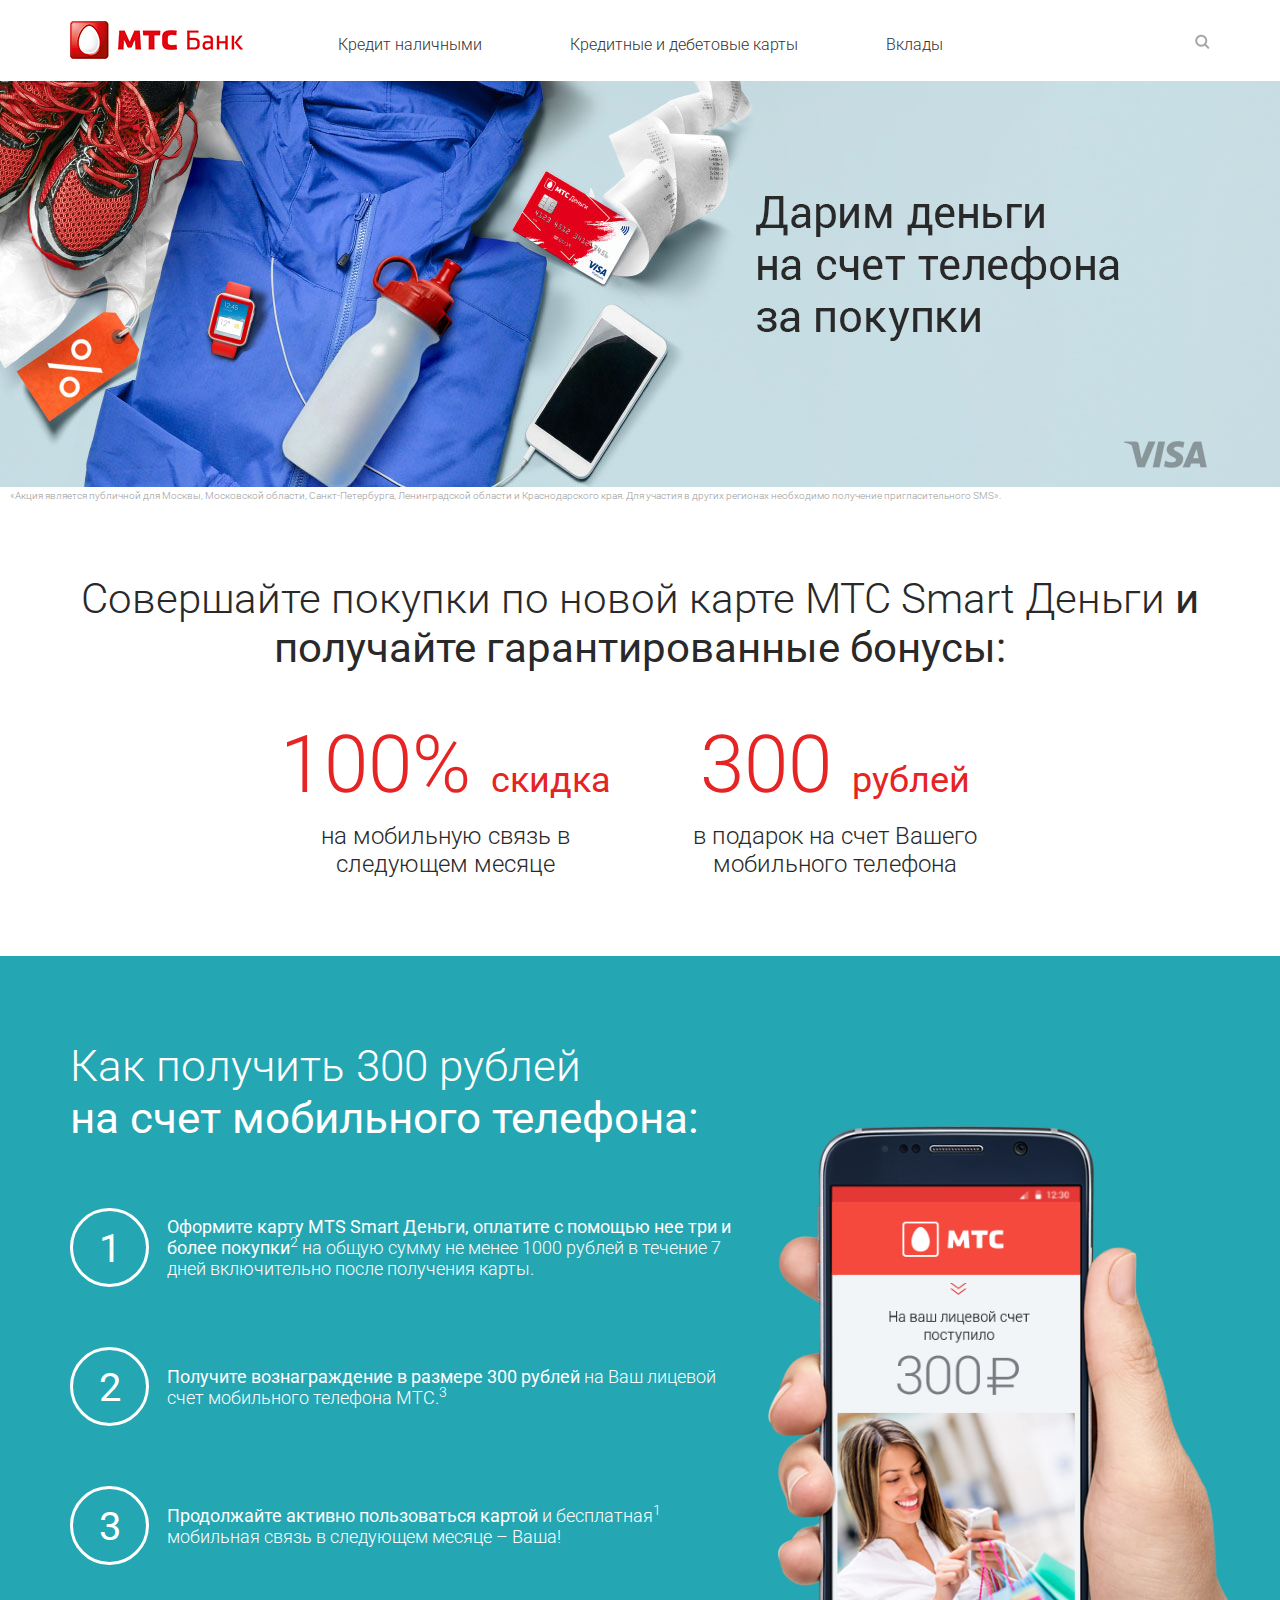
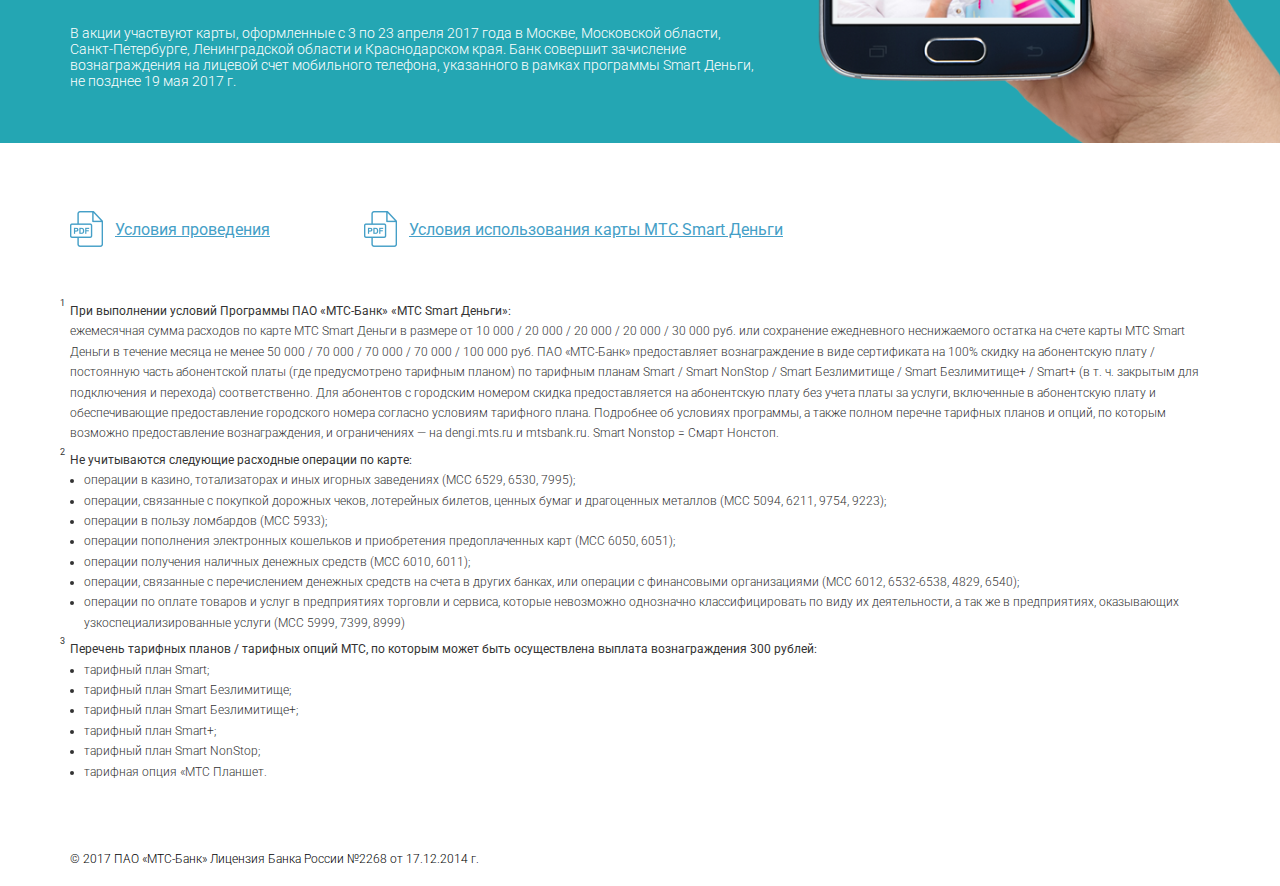
<file: 300sms.html>
<!DOCTYPE html>
<html lang="ru">
<head>
	<meta charset="UTF-8">
	<meta http-equiv="content-type" content="text/html">
	<meta http-equiv="X-UA-Compatible" content="IE=edge">
	<meta name="viewport" content="width=device-width, initial-scale=1.0">
	<meta name="description" content="">
	<meta name="author" content="">
	<title>300 SMS MTC Bank</title>

	<link rel="apple-touch-icon" sizes="180x180" href="img/favicons/apple-touch-icon.png">
	<link rel="icon" type="image/png" href="img/favicons/favicon-32x32.png" sizes="32x32">
	<link rel="icon" type="image/png" href="img/favicons/favicon-16x16.png" sizes="16x16">
	<link rel="manifest" href="img/favicons/manifest.json">
	<link rel="mask-icon" href="img/favicons/safari-pinned-tab.svg" color="#e30714">
	<meta name="theme-color" content="#ffffff">

	<link href="libs/normalize/normalize.css" rel="stylesheet">
	<link href="css/main.css" rel="stylesheet">
	<link href="https://fonts.googleapis.com/css?family=Roboto:100,300,400,500,700" rel="stylesheet">

  <!--[if lt IE 9]>
  <script src="https://oss.maxcdn.com/html5shiv/3.7.2/html5shiv.min.js"></script>
  <script src="https://oss.maxcdn.com/respond/1.4.2/respond.min.js"></script>
  <![endif]-->
</head>
<body>
	<header class="top-header">
		<div class="top-header_container">
			<a href="http://mtsbank.ru/" class="logo top-header__logo"><img src="img/logo.png" alt=""></a>
			<nav class="top-header__nav">
				<div class="search top-nav__search">
					<form action="" class="search__form">
						<input type="text" class="search__input" name="search" placeholder="Поиск по сайту">
						<input type="submit" class="search__btn" value="">
					</form>
				</div>
				<a href="http://www.mtsbank.ru/personal/c-credit/" class="top-header__nav-link">Кредит наличными</a>
				<a href="http://www.mtsbank.ru/personal/cards/" class="top-header__nav-link">Кредитные и дебетовые карты</a>
				<a href="http://www.mtsbank.ru/personal/deposits/" class="top-header__nav-link">Вклады</a>
			</nav>

			<div class="search top-header__search">
				<form action="" class="search__form">
					<input type="text" class="search__input" name="search" placeholder="Поиск по сайту">
					<input type="submit" class="search__btn" value="">
				</form>
			</div>

			<div class="top-header__mobile-menu">
				<div class="top-header__mobile-menu-drop"></div>
				<div class="top-header__mobile-menu-drop"></div>
				<div class="top-header__mobile-menu-drop"></div>
			</div>
		</div><!-- top-header__container -->
	</header><!-- top-header -->

	<section class="banner">
		<div class="banner_container">
			<img class="banner_img" src="img/Banner_Darim_dengi2.jpg" alt="">
			<!--<div class="banner_text">Дарим деньги <br>на счет телефона<br> за покупки</div>-->
			<div class="banner_disclaimer">«Акция является публичной для Москвы, Московской области, Санкт-Петербурга, Ленинградской области и Краснодарского края. Для участия в других регионах необходимо получение пригласительного SMS».</div>
		</div>
	</section>
	<section class="bonus">
		<div class="bonus_container">
			<h2 class="bonus_title">Совершайте покупки по новой карте МТС Smart Деньги <b>и получайте гарантированные бонусы:</b></h2>
			<ul class="bonus_list">
				<li class="bonus_item">
					<div class="bonus_item-benefit">100% <span>скидка</span></div>
					<div class="bonus_item-text">на мобильную связь	в следующем месяце</div>
				</li>
				<li class="bonus_item">
					<div class="bonus_item-benefit">300 <span>рублей</span></div>
					<div class="bonus_item-text">в подарок на счет Вашего мобильного телефона </div>
				</li>
			</ul>
		</div>
	</section>
	<section class="conditions">
		<div class="conditions_container">
			<div class="conditions_column">
				<h2 class="conditions_title">Как получить 300 рублей <br><b>на счет мобильного телефона:</b></h2>
				<ul class="conditions_list">
					<li class="conditions_item"><div class="conditions_item-icon"><span>1</span></div><span class="conditions_item-text"><b>Оформите карту MTS Smart Деньги, оплатите с помощью нее три и более покупки</b><sup>2</sup> на общую сумму не менее 1000 рублей в течение 7 дней включительно после получения карты.</span></li>
					<li class="conditions_item"><div class="conditions_item-icon"><span>2</span></div><span class="conditions_item-text"><b>Получите вознаграждение в размере 300 рублей</b> на Ваш лицевой счет мобильного телефона МТС.<sup>3</sup></span></li>
					<li class="conditions_item"><div class="conditions_item-icon"><span>3</span></div><span class="conditions_item-text"><b>Продолжайте активно пользоваться картой</b> и бесплатная<sup>1</sup> мобильная связь в следующем месяце – Ваша!</span></li>
				</ul>
				<div class="conditions_info">В акции участвуют карты, оформленные с 3 по 23 апреля 2017 года в Москве, Московской области, Санкт-Петербурге, Ленинградской области и Краснодарском края. Банк совершит зачисление вознаграждения на лицевой счет мобильного телефона, указанного в рамках программы Smart Деньги, не позднее 19 мая 2017 г.</div>
			</div><!--end conditions_column-->
		</div>
		<img class="conditions_img" src="img/conditions-img.png" alt="">
	</section><!--end conditions-->
	<section class="info">
		<div class="info_container">
			<div class="info_box-link">
				<a href="documentation/300SMS-RULES.pdf" class="info_link"><img src="img/icon-pdf.png" class="info_link-icon"/><span>Условия проведения</span></a>
			</div>
			<div class="info_box-link">
				<a href="http://www.mts.ru/bankovskiye_uslugi/mts_smart_dengi/#" class="info_link"><img src="img/icon-pdf.png" class="info_link-icon"/><span>Условия использования карты МТС Smart Деньги</span></a>
			</div>

			<div class="l-terms-action">
				<div class="terms-action">
					<div class="terms-action_title"><sup class="terms-action_note">1</sup>При выполнении условий Программы ПАО «МТС-Банк» «МТС Smart Деньги»:</div>
					<p class="terms-action_text">ежемесячная сумма расходов по карте МТС Smart Деньги в размере от 10 000 / 20 000 / 20 000 / 20 000 / 30 000 руб. или сохранение ежедневного неснижаемого остатка на счете карты МТС Smart Деньги в течение месяца не менее 50 000 / 70 000 / 70 000 / 70 000 / 100 000 руб. ПАО «МТС-Банк» предоставляет вознаграждение в виде сертификата на 100% скидку на абонентскую плату / постоянную часть абонентской платы (где предусмотрено тарифным планом) по тарифным планам Smart / Smart NonStop / Smart Безлимитище / Smart Безлимитище+ / Smart+ (в т. ч. закрытым для подключения и перехода) соответственно. Для абонентов с городским номером скидка предоставляется на абонентскую плату без учета платы за услуги, включенные в абонентскую плату и обеспечивающие предоставление городского номера согласно условиям тарифного плана. Подробнее об условиях программы, а также полном перечне тарифных планов и опций, по которым возможно предоставление вознаграждения, и ограничениях — на dengi.mts.ru и mtsbank.ru. Smart Nonstop = Смарт Нонстоп.</p>
				</div>
				<div class="terms-action">
					<div class="terms-action_title"><sup class="terms-action_note">2</sup>Не учитываются следующие расходные операции по карте:</div>
					<ul class="terms-action_list">
						<li class="terms-action_item">операции  в казино, тотализаторах и иных игорных заведениях (MCC 6529, 6530, 7995);</li>
						<li class="terms-action_item">операции, связанные с покупкой дорожных чеков, лотерейных билетов, ценных бумаг и драгоценных металлов (MCC 5094, 6211, 9754, 9223);</li>
						<li class="terms-action_item">операции в пользу ломбардов (MCC 5933);</li>
						<li class="terms-action_item">операции пополнения электронных кошельков и приобретения предоплаченных карт (MCC 6050, 6051);</li>
						<li class="terms-action_item">операции получения наличных денежных средств (MCC 6010, 6011);</li>
						<li class="terms-action_item"> операции, связанные с перечислением денежных средств на счета в других банках, или операции с финансовыми организациями (MCC 6012, 6532-6538, 4829, 6540);</li>
						<li class="terms-action_item">операции по оплате товаров и услуг в предприятиях торговли и сервиса, которые невозможно однозначно классифицировать по виду их деятельности, а так же в предприятиях, оказывающих  узкоспециализированные услуги (MCC 5999, 7399, 8999)</li>
					</ul>
				</div>
				<div class="terms-action">
					<div class="terms-action_title"><sup class="terms-action_note">3</sup>Перечень тарифных планов / тарифных опций МТС, по которым может быть осуществлена выплата вознаграждения 300 рублей:</div>
					<ul class="terms-action_list">
						<li class="terms-action_item">тарифный план Smart;</li>
						<li class="terms-action_item">тарифный план Smart Безлимитище;</li>
						<li class="terms-action_item">тарифный план Smart Безлимитище+;</li>
						<li class="terms-action_item">тарифный план Smart+;</li>
						<li class="terms-action_item">тарифный план Smart NonStop;</li>
						<li class="terms-action_item">тарифная опция «МТС Планшет.</li>
					</ul>
				</div>
			</div>

		</div>
	</section>
	<section class="copyright">
		<div class="copyright_container">
			<div class="copyright_text">© 2017 ПАО «МТС-Банк» Лицензия Банка России №2268 от 17.12.2014 г.</div>
		</div>
	</section>
	<div class="overley-page"></div>

	<!-- SCRIPTS -->
	<script src="libs/jquery/jquery-3.1.1.min.js"></script>
	<script src="js/main.js"></script>

</body>
</html>
</file>
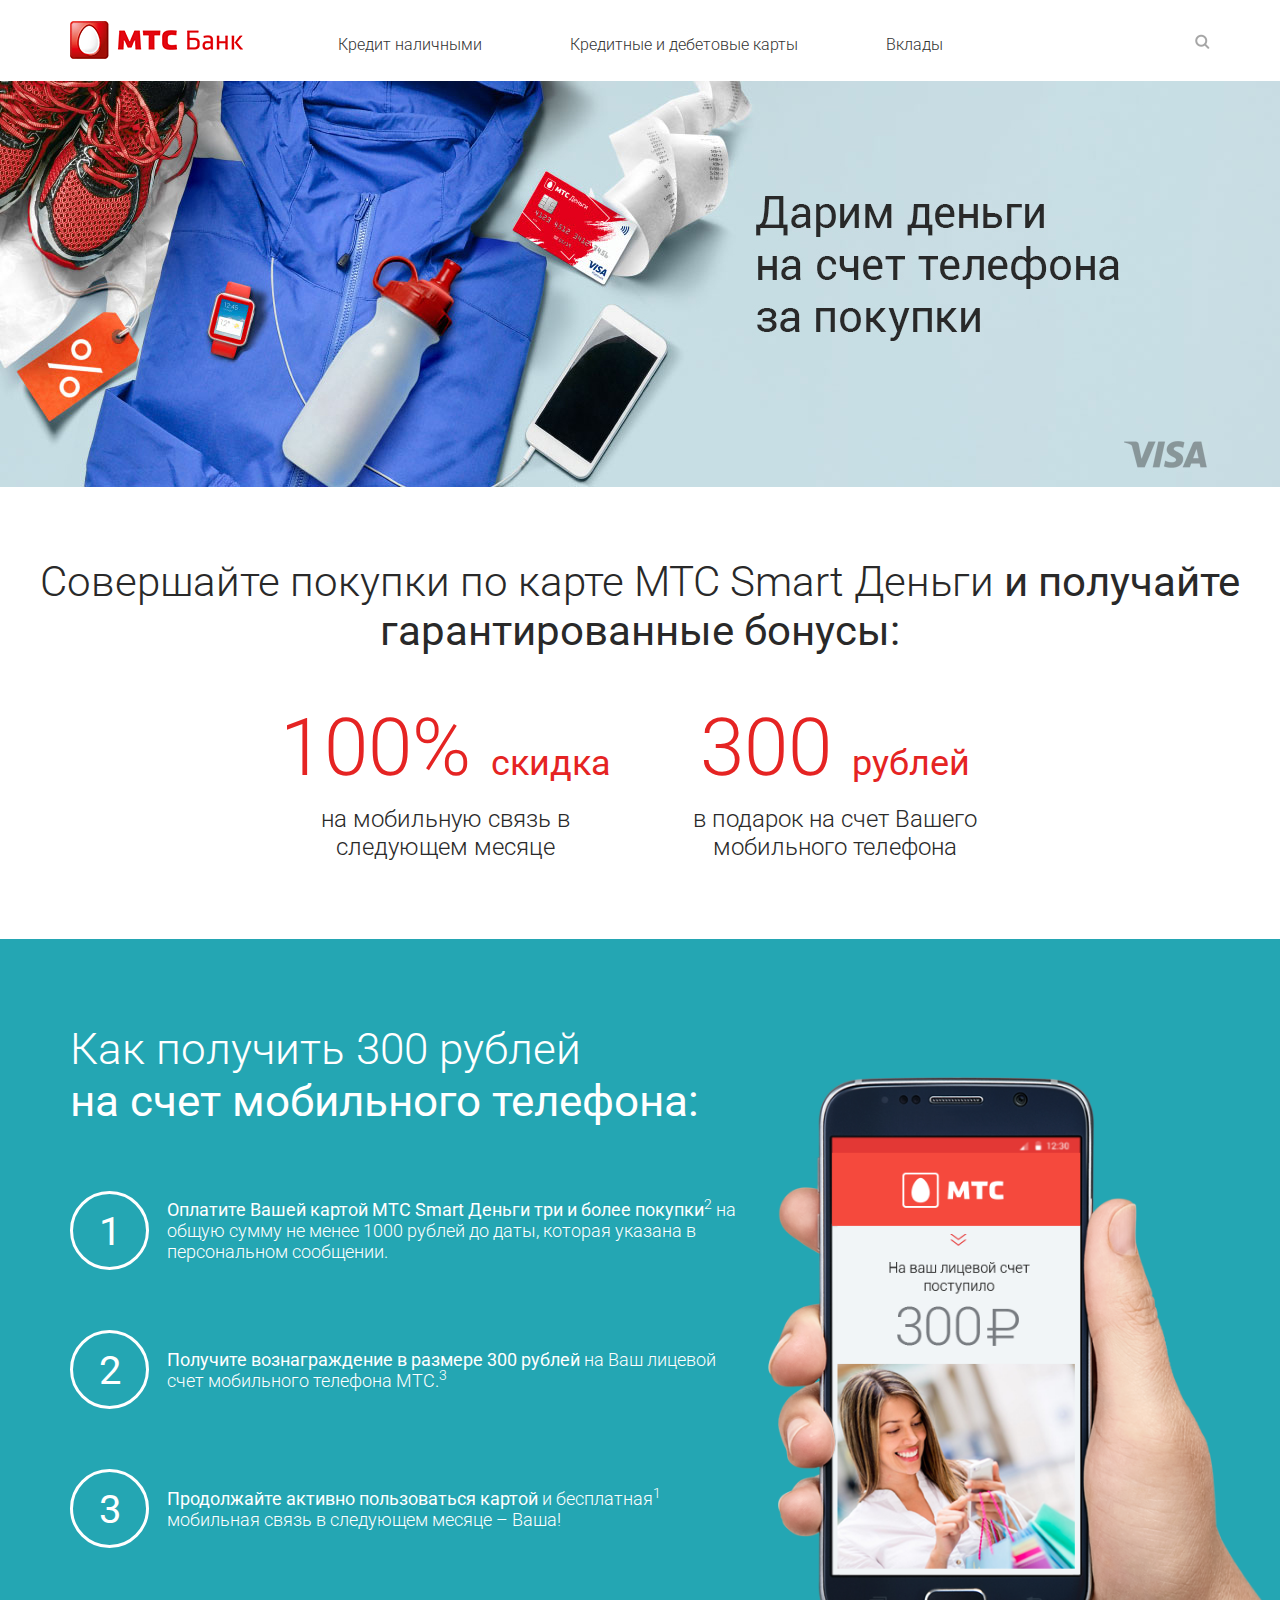
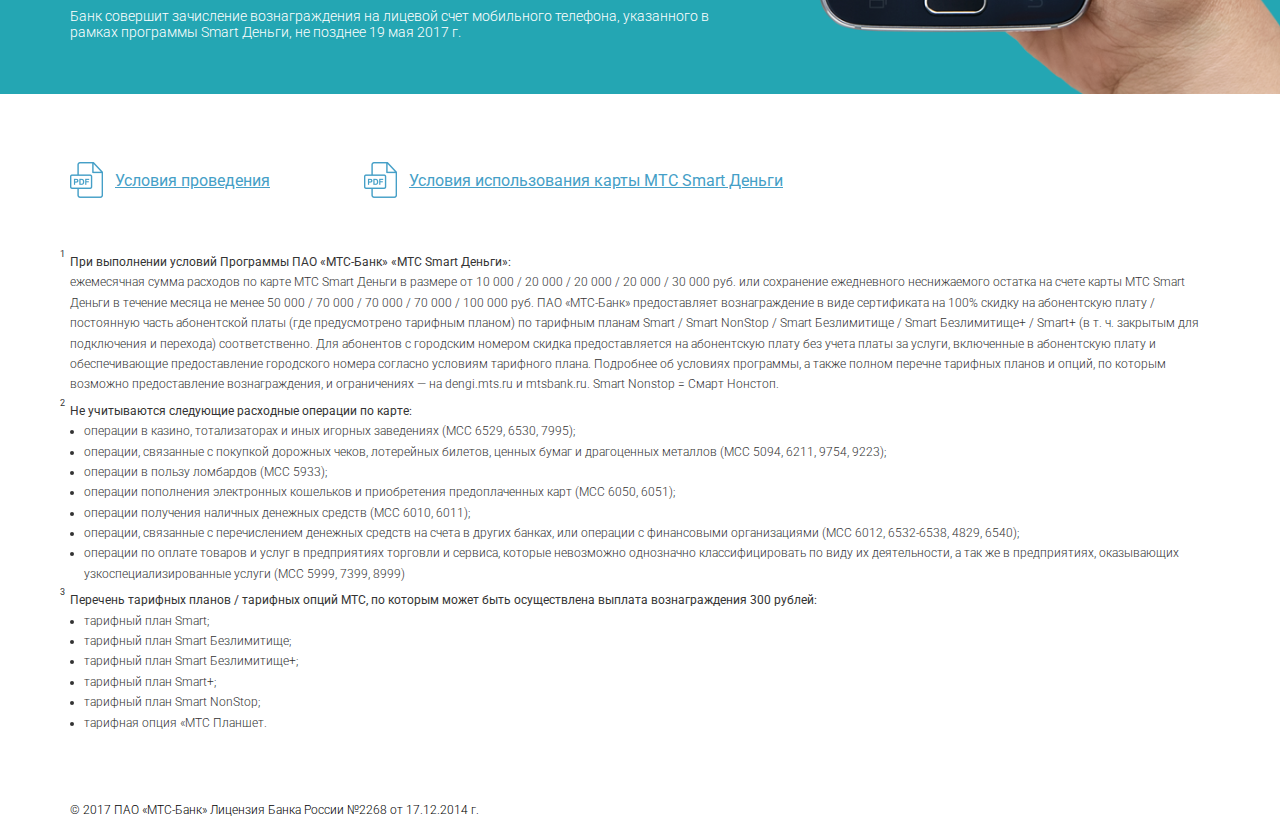
<file: sms300.html>
<!DOCTYPE html>
<html lang="ru">
<head>
	<meta charset="UTF-8">
	<meta http-equiv="content-type" content="text/html">
	<meta http-equiv="X-UA-Compatible" content="IE=edge">
	<meta name="viewport" content="width=device-width, initial-scale=1.0">
	<meta name="description" content="">
	<meta name="author" content="">
	<title>SMS 300 MTC Bank</title>

	<link rel="apple-touch-icon" sizes="180x180" href="img/favicons/apple-touch-icon.png">
	<link rel="icon" type="image/png" href="img/favicons/favicon-32x32.png" sizes="32x32">
	<link rel="icon" type="image/png" href="img/favicons/favicon-16x16.png" sizes="16x16">
	<link rel="manifest" href="img/favicons/manifest.json">
	<link rel="mask-icon" href="img/favicons/safari-pinned-tab.svg" color="#e30714">
	<meta name="theme-color" content="#ffffff">

	<link href="libs/normalize/normalize.css" rel="stylesheet">
	<link href="css/main.css" rel="stylesheet">
	<link href="https://fonts.googleapis.com/css?family=Roboto:100,300,400,500,700" rel="stylesheet">

  <!--[if lt IE 9]>
  <script src="https://oss.maxcdn.com/html5shiv/3.7.2/html5shiv.min.js"></script>
  <script src="https://oss.maxcdn.com/respond/1.4.2/respond.min.js"></script>
  <![endif]-->
</head>
<body>
	<header class="top-header">
		<div class="top-header_container">
			<a href="http://mtsbank.ru/" class="logo top-header__logo"><img src="img/logo.png" alt=""></a>
			<nav class="top-header__nav">
				<div class="search top-nav__search">
					<form action="" class="search__form">
						<input type="text" class="search__input" name="search" placeholder="Поиск по сайту">
						<input type="submit" class="search__btn" value="">
					</form>
				</div>
				<a href="http://www.mtsbank.ru/personal/c-credit/" class="top-header__nav-link">Кредит наличными</a>
				<a href="http://www.mtsbank.ru/personal/cards/" class="top-header__nav-link">Кредитные и дебетовые карты</a>
				<a href="http://www.mtsbank.ru/personal/deposits/" class="top-header__nav-link">Вклады</a>
			</nav>

			<div class="search top-header__search">
				<form action="" class="search__form">
					<input type="text" class="search__input" name="search" placeholder="Поиск по сайту">
					<input type="submit" class="search__btn" value="">
				</form>
			</div>

			<div class="top-header__mobile-menu">
				<div class="top-header__mobile-menu-drop"></div>
				<div class="top-header__mobile-menu-drop"></div>
				<div class="top-header__mobile-menu-drop"></div>
			</div>
		</div><!-- top-header__container -->
	</header><!-- top-header -->

	<section class="banner">
		<div class="banner_container">
			<img class="banner_img" src="img/Banner_Darim_dengi2.jpg" alt="">
			<!--<div class="banner_text">Дарим деньги <br>на счет телефона<br> за покупки</div>-->
		</div>
	</section>
	<section class="bonus">
		<div class="bonus_container">
			<h2 class="bonus_title">Совершайте покупки по карте МТС Smart Деньги <b>и получайте гарантированные бонусы:</b></h2>
			<ul class="bonus_list">
				<li class="bonus_item">
					<div class="bonus_item-benefit">100% <span>скидка</span></div>
					<div class="bonus_item-text">на мобильную связь	в следующем месяце</div>
				</li>
				<li class="bonus_item">
					<div class="bonus_item-benefit">300 <span>рублей</span></div>
					<div class="bonus_item-text">в подарок на счет Вашего мобильного телефона </div>
				</li>
			</ul>
		</div>
	</section>
	<section class="conditions">
		<div class="conditions_container">
			<div class="conditions_column">
				<h2 class="conditions_title">Как получить 300 рублей <br><b>на счет мобильного телефона:</b></h2>
				<ul class="conditions_list">
					<li class="conditions_item"><div class="conditions_item-icon"><span>1</span></div><span class="conditions_item-text"><b>Оплатите Вашей картой МТС Smart Деньги три и более покупки</b><sup>2</sup> на общую сумму не менее 1000 рублей до даты, которая указана в персональном сообщении.</span></li>
					<li class="conditions_item"><div class="conditions_item-icon"><span>2</span></div><span class="conditions_item-text"><b>Получите вознаграждение в размере 300 рублей</b> на Ваш лицевой счет мобильного телефона МТС.<sup>3</sup></span></li>
					<li class="conditions_item"><div class="conditions_item-icon"><span>3</span></div><span class="conditions_item-text"><b>Продолжайте активно пользоваться картой</b> и бесплатная<sup>1</sup> мобильная связь в следующем месяце – Ваша!</span></li>
				</ul>
				<div class="conditions_info">Банк совершит зачисление вознаграждения на лицевой счет мобильного
					телефона, указанного в рамках программы Smart Деньги, не позднее 19 мая 2017 г.</div>
			</div><!--end conditions_column-->
		</div>
		<img class="conditions_img" src="img/conditions-img.png" alt="">
	</section><!--end conditions-->
	<section class="info">
		<div class="info_container">
			<div class="info_box-link">
				<a href="documentation/SMS300-RULES.pdf" class="info_link"><img src="img/icon-pdf.png" class="info_link-icon"/><span>Условия проведения</span></a>
			</div>
			<div class="info_box-link">
				<a href="http://www.mts.ru/bankovskiye_uslugi/mts_smart_dengi/" class="info_link"><img src="img/icon-pdf.png" class="info_link-icon"/><span>Условия использования карты МТС Smart Деньги</span></a>
			</div>

			<div class="l-terms-action">
				<div class="terms-action">
					<div class="terms-action_title"><sup class="terms-action_note">1</sup>При выполнении условий Программы ПАО «МТС-Банк» «МТС Smart Деньги»:</div>
					<p class="terms-action_text">ежемесячная сумма расходов по карте МТС Smart Деньги в размере от 10 000 / 20 000 / 20 000 / 20 000 / 30 000 руб. или сохранение ежедневного неснижаемого остатка на счете карты МТС Smart Деньги в течение месяца не менее 50 000 / 70 000 / 70 000 / 70 000 / 100 000 руб. ПАО «МТС-Банк» предоставляет вознаграждение в виде сертификата на 100% скидку на абонентскую плату / постоянную часть абонентской платы (где предусмотрено тарифным планом) по тарифным планам Smart / Smart NonStop / Smart Безлимитище / Smart Безлимитище+ / Smart+ (в т. ч. закрытым для подключения и перехода) соответственно. Для абонентов с городским номером скидка предоставляется на абонентскую плату без учета платы за услуги, включенные в абонентскую плату и обеспечивающие предоставление городского номера согласно условиям тарифного плана. Подробнее об условиях программы, а также полном перечне тарифных планов и опций, по которым возможно предоставление вознаграждения, и ограничениях — на dengi.mts.ru и mtsbank.ru. Smart Nonstop = Смарт Нонстоп.</p>
				</div>
				<div class="terms-action">
					<div class="terms-action_title"><sup class="terms-action_note">2</sup>Не учитываются следующие расходные операции по карте:</div>
					<ul class="terms-action_list">
						<li class="terms-action_item">операции  в казино, тотализаторах и иных игорных заведениях (MCC 6529, 6530, 7995);</li>
						<li class="terms-action_item">операции, связанные с покупкой дорожных чеков, лотерейных билетов, ценных бумаг и драгоценных металлов (MCC 5094, 6211, 9754, 9223);</li>
						<li class="terms-action_item">операции в пользу ломбардов (MCC 5933);</li>
						<li class="terms-action_item">операции пополнения электронных кошельков и приобретения предоплаченных карт (MCC 6050, 6051);</li>
						<li class="terms-action_item">операции получения наличных денежных средств (MCC 6010, 6011);</li>
						<li class="terms-action_item">операции, связанные с перечислением денежных средств на счета в других банках, или операции с финансовыми организациями (MCC 6012, 6532-6538, 4829, 6540);</li>
						<li class="terms-action_item">операции по оплате товаров и услуг в предприятиях торговли и сервиса, которые невозможно однозначно классифицировать по виду их деятельности, а так же в предприятиях, оказывающих  узкоспециализированные услуги (MCC 5999, 7399, 8999)</li>
					</ul>
				</div>
				<div class="terms-action">
					<div class="terms-action_title"><sup class="terms-action_note">3</sup>Перечень тарифных планов / тарифных опций МТС, по которым может быть осуществлена выплата вознаграждения 300 рублей:</div>
					<ul class="terms-action_list">
						<li class="terms-action_item">тарифный план Smart;</li>
						<li class="terms-action_item">тарифный план Smart Безлимитище;</li>
						<li class="terms-action_item">тарифный план Smart Безлимитище+;</li>
						<li class="terms-action_item">тарифный план Smart+;</li>
						<li class="terms-action_item">тарифный план Smart NonStop;</li>
						<li class="terms-action_item">тарифная опция «МТС Планшет.</li>
					</ul>
				</div>
			</div>

		</div>
	</section>
	<section class="copyright">
		<div class="copyright_container">
			<div class="copyright_text">© 2017 ПАО «МТС-Банк» Лицензия Банка России №2268 от 17.12.2014 г.</div>
		</div>
	</section>
	<div class="overley-page"></div>

	<!-- SCRIPTS -->
	<script src="libs/jquery/jquery-3.1.1.min.js"></script>
	<script src="js/main.js"></script>

</body>
</html>
</file>
<file: css/main.css>
html {font-size: 62.5%;}

body {
  font: 400 1.6rem "Roboto", arial, sans-serif;
  font-family: "Roboto", Arial, sans-serif;
  color: #333;
  background-color: #fff;
}

* {
  -webkit-box-sizing: border-box;
     -moz-box-sizing: border-box;
          box-sizing: border-box;
  vertical-align: top;
}

a {
  text-decoration: none;
  -webkit-transition: all .3s ease-in;
  -o-transition: all .3s ease-in;
  -moz-transition: all .3s ease-in;
  transition: all .3s ease-in;
}

b {
  font-weight: 400;
}

ul {
  padding: 0;
  list-style: none;
}

p {margin: 0;}

img {
  max-width: 100%;
  height: auto;
}

input:focus,
textarea:focus {
  outline: none;
}

:focus::-webkit-input-placeholder {color: transparent;}
:focus::-moz-placeholder          {color: transparent;}
:focus:-moz-placeholder           {color: transparent;}
:focus:-ms-input-placeholder      {color: transparent;}



.clearfix:after {
  visibility: hidden;
  display: block;
  font-size: 0;
  content: " ";
  clear: both;
  height: 0;
}

[class*="container"] {
  margin: auto;
  width: 1280px;
}


.overley-page {
  display: none;
  position: fixed;
  top: 0;
  left: 0;
  width: 100%;
  height: 100%;
  background-color: rgba(0,0,0, .7);
  z-index:990;
}

/*header*/

.top-header {
  position: fixed;
  top: 0;
  left: 0;
  width: 100%;
  background-color: #fff;
  z-index: 999;
}

.top-header_container {
  padding: 21px 70px;
}

.logo,
.top-header__nav,
.top-header__search {
  display: inline-block;
  vertical-align: middle;
}

.logo {margin-right: 71px;}

@media only screen and (max-width: 992px) {
  .logo {margin-right: 50px;}
}

.top-header__nav {display: inline-block;}

@media only screen and (max-width: 992px) {
  .top-header__nav {
    display: none;
    position: fixed;
    top: 79px;
    right: 0;
    width: 500px;
    height: 100%;
    padding-left: 20px;
    background-color: #fff;
    -webkit-box-shadow: -1px 3px 6px 0px rgba(0,0,0,0.1);
    -moz-box-shadow: -1px 3px 6px 0px rgba(0,0,0,0.1);
    box-shadow: -1px 3px 6px 0px rgba(0,0,0,0.1);
  }
}

@media only screen and (max-width: 768px) {
  .top-header__nav {width: 80%;}
}

.top-header__nav-link {
  display: inline-block;
  margin-top: 11px;
  margin-left: 44px;
  border-bottom: 3px solid transparent;
  font-size: 1.6rem;
  color: #333;
  font-weight: 300;
  padding: 0 20px;
  position: relative;
}

@media only screen and (max-width: 992px) {
  .top-header__nav-link {
    display: block;
    margin-top: 30px;
    margin-left: 0;
  }
}

.top-header__nav-link:first-of-type {margin-left: 0;}

/*.top-header__nav-link:hover:not(.top-header__nav-link_active) {opacity: .6;}*/



.top-header__nav-link_active {
  position: relative;
  color: #000;
  font-weight: 400;
}

/*.top-header__nav-link_active:before*/
.top-header__nav-link::before {
  content: "";
  position: absolute;
  bottom: -28px;
  left: 50%;
  -webkit-transform: translateX(-50%);
     -moz-transform: translateX(-50%);
      -ms-transform: translateX(-50%);
       -o-transform: translateX(-50%);
          transform: translateX(-50%);
  width: 100%;
  height: 3px;
  background-color: #f69393;
  opacity: 0;
}

@media only screen and (max-width: 992px) {
  .top-header__nav-link_active:before {display: none;}
}

.top-nav__search {margin-right: 20px;}

.top-header__search {float: right;}

.top-header__mobile-menu {
  float: right;
  display: inline-block;
  cursor: pointer;
}

@media only screen and (min-width: 992px) {
  .top-header__mobile-menu {
    display: none;
  }
  .top-header__nav {
    display: inline-block !important;
  }


  .top-header__nav-link:hover::before {
    opacity: 1;
  }
}

.top-header__mobile-menu-drop {
  width: 35px;
  height: 4px;
  -webkit-border-radius: 3px;
     -moz-border-radius: 3px;
          border-radius: 3px;
  background-color: #e30613;
  margin: 6px 0;
  -webkit-transition: 0.4s;
  -o-transition: 0.4s;
  -moz-transition: 0.4s;
  transition: 0.4s;
}

.change .top-header__mobile-menu-drop:nth-child(1) {
  -webkit-transform: rotate(-45deg) translate(-9px, 6px) ;
  -moz-transform: rotate(-45deg) translate(-9px, 6px) ;
   -ms-transform: rotate(-45deg) translate(-9px, 6px) ;
    -o-transform: rotate(-45deg) translate(-9px, 6px) ;
       transform: rotate(-45deg) translate(-9px, 6px) ;
}

.change .top-header__mobile-menu-drop:nth-child(2) {opacity: 0;}

.change .top-header__mobile-menu-drop:nth-child(3) {
  -webkit-transform: rotate(45deg) translate(-6px, -7px) ;
  -moz-transform: rotate(45deg) translate(-6px, -7px) ;
   -ms-transform: rotate(45deg) translate(-6px, -7px) ;
    -o-transform: rotate(45deg) translate(-6px, -7px) ;
       transform: rotate(45deg) translate(-6px, -7px) ;
}

@media only screen and (max-width: 992px) {
  .top-header__search {display: none;}
}

.search {
  position: relative;
}

.search__input {
  position: absolute;
  top: 5px;
  right: 0;
  display: inline-block;
  width: 20px;
  height: 35px;
  padding-right: 20px;
  border: none;
  font: 300 1.4rem "Roboto", arial, sans-serif;
  color: #333;
  outline: none;
  background: none;
  z-index: 3;
  cursor: pointer;
  -webkit-transition: width .4s cubic-bezier(0.000, 0.795, 0.000, 1.000);
  -o-transition: width .4s cubic-bezier(0.000, 0.795, 0.000, 1.000);
  -moz-transition: width .4s cubic-bezier(0.000, 0.795, 0.000, 1.000);
  transition: width .4s cubic-bezier(0.000, 0.795, 0.000, 1.000);
}

.search__input:focus::-webkit-input-placeholder {color: #bbb;}
.search__input:focus::-moz-placeholder          {color: #bbb;}
.search__input:focus:-moz-placeholder           {color: #bbb;}
.search__input:focus:-ms-input-placeholder      {color: #bbb;}

.search__input:focus {
  width: 200px;
  border-bottom: 1px solid #bbb;
  cursor: text;
  z-index: 1;
}

.search__input:focus:hover {border-bottom: 1px solid #bbb;}

.search__btn {
  position: absolute;
  top: 0;
  right: 0;
  display: inline-block;
  float: right;
  margin-top: 13px;
  border: none;
  width: 15px;
  height: 15px;
  text-indent: -10000px;
  background: url("../img/sprite.png") no-repeat -66px -6px;
  background-color: #fff;
  z-index: 2;
  opacity: 0.4;
  cursor: pointer;
  -webkit-transition: opacity .6s ease;
  -o-transition: opacity .6s ease;
  -moz-transition: opacity .6s ease;
  transition: opacity .6s ease;
}

.search__btn:hover {opacity: .9;}

@media only screen and (min-width: 992px) {
  .top-nav__search {
    display: none;
  }
}

.banner {
  position: relative;
  margin-bottom: 70px;
  margin-top: 81px;
}

.banner_container {
  overflow: hidden;
}

.banner_img {
  width: 100%;
  height: auto;
}

.banner_text {
  position: absolute;
  right: 24.5%;
  top: 45%;
  color: #FFF;
  font-family: "Roboto", sans-serif;
  font-size: 44px;
  font-weight: 400;

  -webkit-transform: translateY(-50%);
  -moz-transform: translateY(-50%);
  -ms-transform: translateY(-50%);
  -o-transform: translateY(-50%);
  transform: translateY(-50%);
}

.banner_disclaimer {
  font-size: 10px;
  font-weight: 300;
  color: #9b9b9b;
  padding-top: 3px;
}

/*bonus*/

.bonus {
  margin-bottom: 56px;
}

.bonus_container {

}

.bonus_title {
  color: #292929;
  text-align: center;
  font-family: "Roboto", sans-serif;
  font-size: 42px;
  font-weight: 300;
  margin-bottom: 24px;
}

.bonus_list {
  font-size: 0;
  text-align: center;
}

.bonus_item {
  display: inline-block;
  width: 390px;
  padding: 22px;
}

.bonus_item-benefit {
  color: #E52423;
  font-size: 80px;
  font-weight: 300;
  margin-bottom: 10px;
}

.bonus_item-benefit span {
  font-size: .45em;
  font-weight: 400;
  margin-bottom: 13px;
  vertical-align: baseline;
}

.bonus_item-text {
  text-align: center;
  color: #292929;
  font-size: 24px;
  font-weight: 300;
}

/*conditions*/

.conditions {
  position: relative;
  background-color: #24A6B3;
  padding: 84px 0 54px;
  margin-bottom: 68px;
  color: #FFF;
  overflow: hidden;
}

.conditions_container {
  padding-left: 70px;
  padding-right: 70px;
}

.conditions_column {
  width: 60%;
  position: relative;
  display: inline-block;
}

.conditions_title {
  font-size: 44px;
  font-weight: 300;
  margin-top: 0;
  margin-bottom: 64px;
}

.conditions_list {

}

.conditions_item {
  position: relative;
  vertical-align: middle;
  display: table;
  margin-bottom: 60px;
}

.conditions_item-text {
  vertical-align: middle;
  display: table-cell;
  font-size: 18px;
  font-weight: 300;
}

.conditions_item::after {
  content: '';
  clear: both;
  display: block;
}

.conditions_item-icon {
  float: left;
  width: 79px;
  height: 79px;
  border: 3px solid #FFF;
  border-radius: 100px;
  position: relative;
  margin-right: 18px;
}

.conditions_item-icon span{
  position: absolute;
  top: 50%;
  left: 50%;
  -webkit-transform: translate(-50%, -50%);
  -moz-transform: translate(-50%, -50%);
  -ms-transform: translate(-50%, -50%);
  -o-transform: translate(-50%, -50%);
  transform: translate(-50%, -50%);
  font-size: 40px;
  font-weight: 400;
}

.conditions_img {
  position: absolute;
  right: 7%;
  bottom: 0;
}

.conditions_info {
  font-size: 14px;
  font-weight: 300;
}

/*info*/

.info_container {
  padding-left: 70px;
  padding-right: 70px;
}

.info_box-link {
  display: inline-block;
  margin-right: 90px;
}

.info_link {
  color: #459FC7;
  font-family: "Roboto", sans-serif;
  font-size: 16px;
  font-weight: 400;
  text-decoration: underline;
  vertical-align: middle;
  text-decoration: underline;
  display: table;
}

.info_link:hover {
  text-decoration: none;
  -webkit-transition: all .2s ease-in;
  -o-transition: all .2s ease-in;
  -moz-transition: all .2s ease-in;
  transition: all .2s ease-in;
}

.info_link span {
  display: table-cell;
  vertical-align: middle;
}

.info_link::after {
  content: '';
  clear: both;
  display: block;
}

.info_link-icon {
  display: inline-block;
  vertical-align: middle;
  margin-right: 12px;
  float: left;
  max-width: 33px;
}

.l-terms-action {
  padding: 54px 0;
}

.terms-action {
  margin-bottom: 6px;
  font-size: 12px;
  line-height: 1.7;
  font-weight: 300;
}

.terms-action_title {
  font-weight: 400;
  position: relative;
}

.terms-action_note {
  position: absolute;
  left: -10px;
  top: 2px;
  font-weight: 400;
}

.terms-action_text {

}

.terms-action_list {
  margin: 0;
  padding-left: 14px;
}

.terms-action_item {
  list-style-type: disc;
}

.copyright {
  padding: 10px 0 20px;
}

.copyright_container {
  padding-left: 70px;
  padding-right: 70px;
}

.copyright_text {
  font-size: 12px;
  font-weight: 300;
  color: #000;
}

@media all and (max-width: 1650px) {
  .banner_text {
    right: 10%;
  }

  .conditions_img {
    right: 0;
  }
}

@media all and (max-width: 1468px) {
  .conditions_img {
    right: -7%;
  }
}
@media all and (max-width: 1305px) {
  .conditions_column {
    width: 100%;
  }

  .conditions_list,
  .conditions_info {
    width: 60%;
  }

  .conditions_img {
    right: -4%;
    width: 44%;
  }
}


@media only screen and (max-width: 1280px) {
  [class*="container"] {
    width: 100%;
  }

  .banner_disclaimer {
    padding: 3px 10px;
  }
}

@media all and (max-width: 1100px) {
  .conditions_img {
    width: 485px;
  }
  .conditions_list,
  .conditions_info {
    width: 50%;
  }

  .top-header__nav-link {
    margin-left: 2px;
  }
}

@media all and (max-width: 992px) {
  .top-header_container,
  .bonus_container,
  .conditions_container,
  .info_container,
  .terms-action,
  .copyright_container {
    padding-left: 10px;
    padding-right: 10px;
  }

  .top-header__nav-link {
    margin-left: 0;
  }
}

@media all and (max-width: 920px) {
  .conditions_img {
    display: none;
  }
  .conditions_list,
  .conditions_info {
    width: 100%;
  }

  .conditions {
    padding: 54px 0;
    margin-bottom: 54px;
  }

  .l-terms-action {
    padding: 33px 0;
  }

  .info_box-link {
    margin-right: 0;
    margin-bottom: 20px;
    display: block;
  }
}

@media all and (max-width: 812px) {
  .bonus_item {
    width: 50%;
  }

  .bonus_item-benefit {
    font-size: 70px;
  }

  .bonus_title {
    font-size: 32px;
  }

  .bonus_item {
    padding: 0;
  }

  .banner {
    margin-bottom: 38px;
  }
}

@media all and (max-width: 690px) {
  .bonus_item-benefit {
    font-size: 63px;
    margin-bottom: 0;
  }
  .bonus_item-text {
    font-size: 20px;
  }
}

@media all and (max-width: 580px) {
  .bonus_item {
    width: 100%;
    margin-bottom: 33px;
  }
  .bonus {
    margin-bottom: 24px;
  }
  .bonus_title,
  .conditions_title {
    font-size: 30px;
  }

  .top-header__nav-link:first-of-type {
    margin-top: 58px;
  }

  .banner_disclaimer {
    font-size: 9px;
  }
}

@media all and (max-width: 460px) {
  .conditions_item-icon {
    width: 55px;
    height: 55px;
  }
  .conditions_item-icon span{
    font-size: 27px;
  }

  .copyright_container {
    text-align: center;
  }
}

@media all and (max-width: 390px) {
  .conditions_item-icon {
    width: 40px;
    height: 40px;
    border-width: 2px;
  }
  .conditions_item-icon span{
    font-size: 18px;
  }
}
</file>
